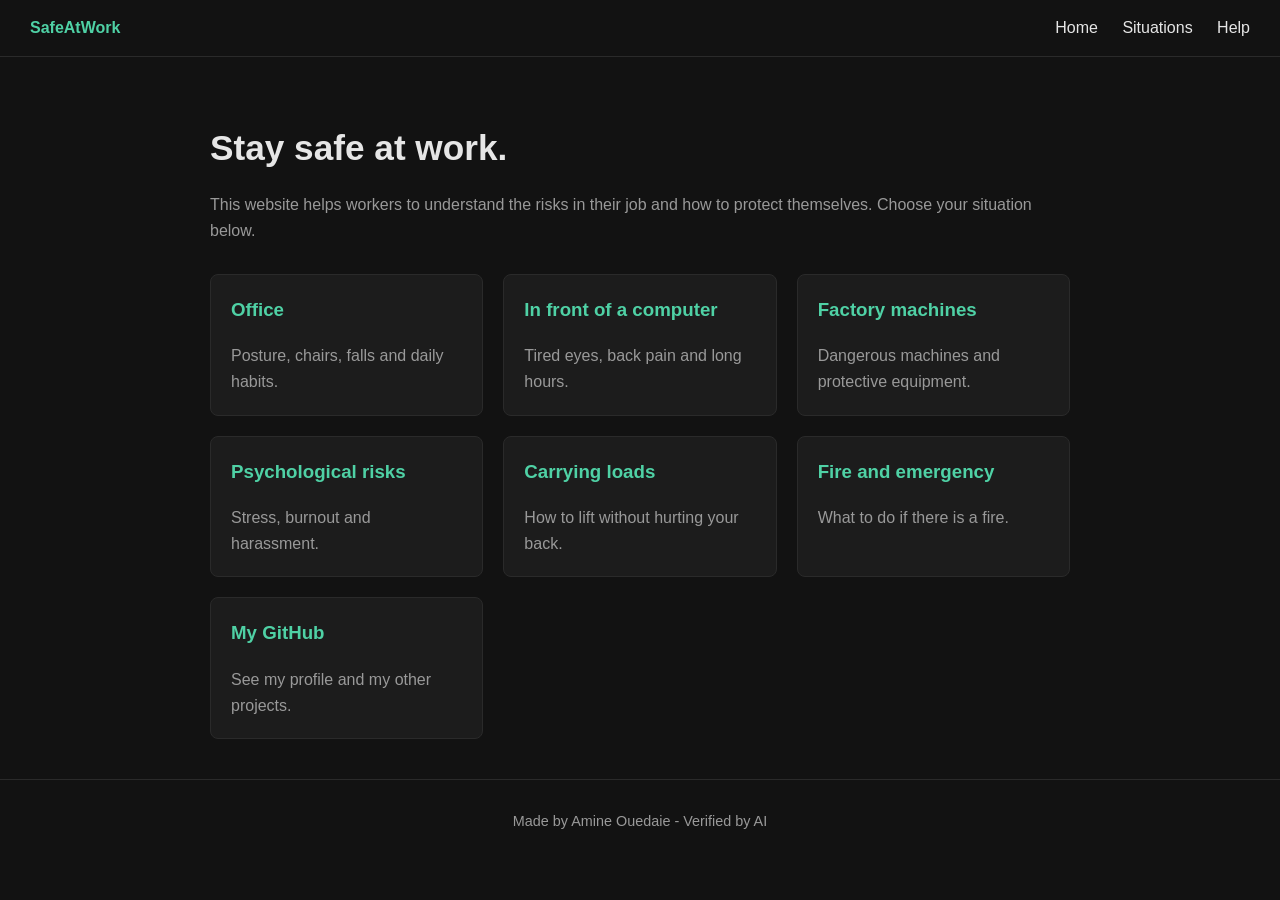
<file: index.html>
<!DOCTYPE html>
<!-- Home page of the website - Page d'accueil du site web-->
<html lang="en">
<head>
  <meta charset="UTF-8">
  <meta name="viewport" content="width=device-width, initial-scale=1.0">
  <title>Safe at Work - Home</title>
  <!-- link to our CSS file -->
  <link rel="stylesheet" href="style.css">
</head>
<body>

  <!-- links to the 3 pages - liens vers les 3 pages -->
  <nav>
    <span class="logo">SafeAtWork</span>
    <div>
      <a href="index.html">Home</a>
      <a href="situations.html">Situations</a>
      <a href="help.html">Help</a>
    </div>
  </nav>

  <main>
    <!-- Title and short presentation of the website - Titre et petite présentation du site web -->
    <h1>Stay safe at work.</h1>
    <p class="sub">
      This website helps workers to understand the risks in their job
      and how to protect themselves. Choose your situation below.
    </p>

    <!-- each one is a link to a situation on the other page - Cartes : chacune renvoie à une situation située sur l'autre page. -->
    <div class="grid">
      <a class="card" href="situations.html#office">
        <h3>Office</h3>
        <p>Posture, chairs, falls and daily habits.</p>
      </a>
      <a class="card" href="situations.html#computer">
        <h3>In front of a computer</h3>
        <p>Tired eyes, back pain and long hours.</p>
      </a>
      <a class="card" href="situations.html#factory">
        <h3>Factory machines</h3>
        <p>Dangerous machines and protective equipment.</p>
      </a>
      <a class="card" href="situations.html#psycho">
        <h3>Psychological risks</h3>
        <p>Stress, burnout and harassment.</p>
      </a>
      <a class="card" href="situations.html#lifting">
        <h3>Carrying loads</h3>
        <p>How to lift without hurting your back.</p>
      </a>
      <a class="card" href="situations.html#fire">
        <h3>Fire and emergency</h3>
        <p>What to do if there is a fire.</p>
      </a>

      <!-- GitHub card: link to my profile (opens in a new tab) -->
      <a class="card" href="https://github.com/PY95z" target="_blank">
        <h3>My GitHub</h3>
        <p>See my profile and my other projects.</p>
      </a>
    </div>
  </main>

  <!-- Footer -->
  <footer>Made by Amine Ouedaie  -  Verified by AI</footer>

</body>
</html>
</file>
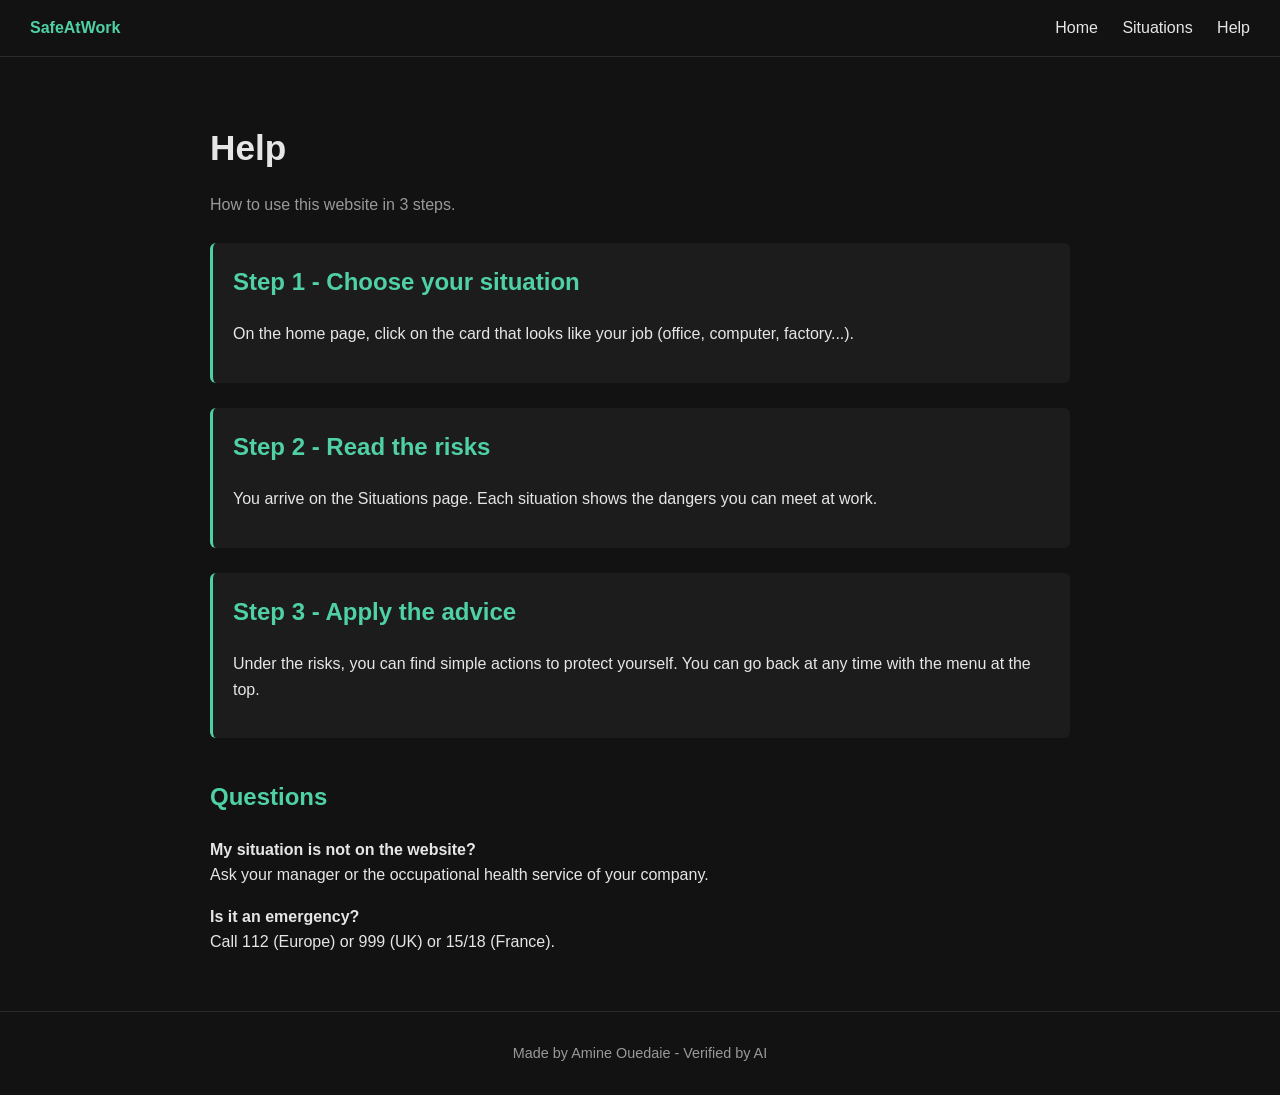
<file: help.html>
<!DOCTYPE html>
<!-- Page d'aide : explique comment utiliser le site web (exigence du projet) -->
<html lang="en">
<head>
  <meta charset="UTF-8">
  <meta name="viewport" content="width=device-width, initial-scale=1.0">
  <title>Safe at Work - Help</title>
  <link rel="stylesheet" href="style.css">
</head>
<body>

  <nav>
    <span class="logo">SafeAtWork</span>
    <div>
      <a href="index.html">Home</a>
      <a href="situations.html">Situations</a>
      <a href="help.html">Help</a>
    </div>
  </nav>

  <main>
    <h1>Help</h1>
    <p class="sub">How to use this website in 3 steps.</p>

    <!-- Step by step explanation -->
    <section class="situation">
      <h2>Step 1 - Choose your situation</h2>
      <p>On the home page, click on the card that looks like your job
         (office, computer, factory...).</p>
    </section>

    <section class="situation">
      <h2>Step 2 - Read the risks</h2>
      <p>You arrive on the Situations page. Each situation shows the
         dangers you can meet at work.</p>
    </section>

    <section class="situation">
      <h2>Step 3 - Apply the advice</h2>
      <p>Under the risks, you can find simple actions to protect yourself.
         You can go back at any time with the menu at the top.</p>
    </section>

    <!-- Small FAQ -->
    <h2>Questions</h2>
    <p><b>My situation is not on the website?</b><br>
       Ask your manager or the occupational health service of your company.</p>
    <p><b>Is it an emergency?</b><br>
       Call 112 (Europe) or 999 (UK) or 15/18 (France).</p>
  </main>

  <footer>Made by Amine Ouedaie  -  Verified by AI</footer>

</body>
</html>
</file>
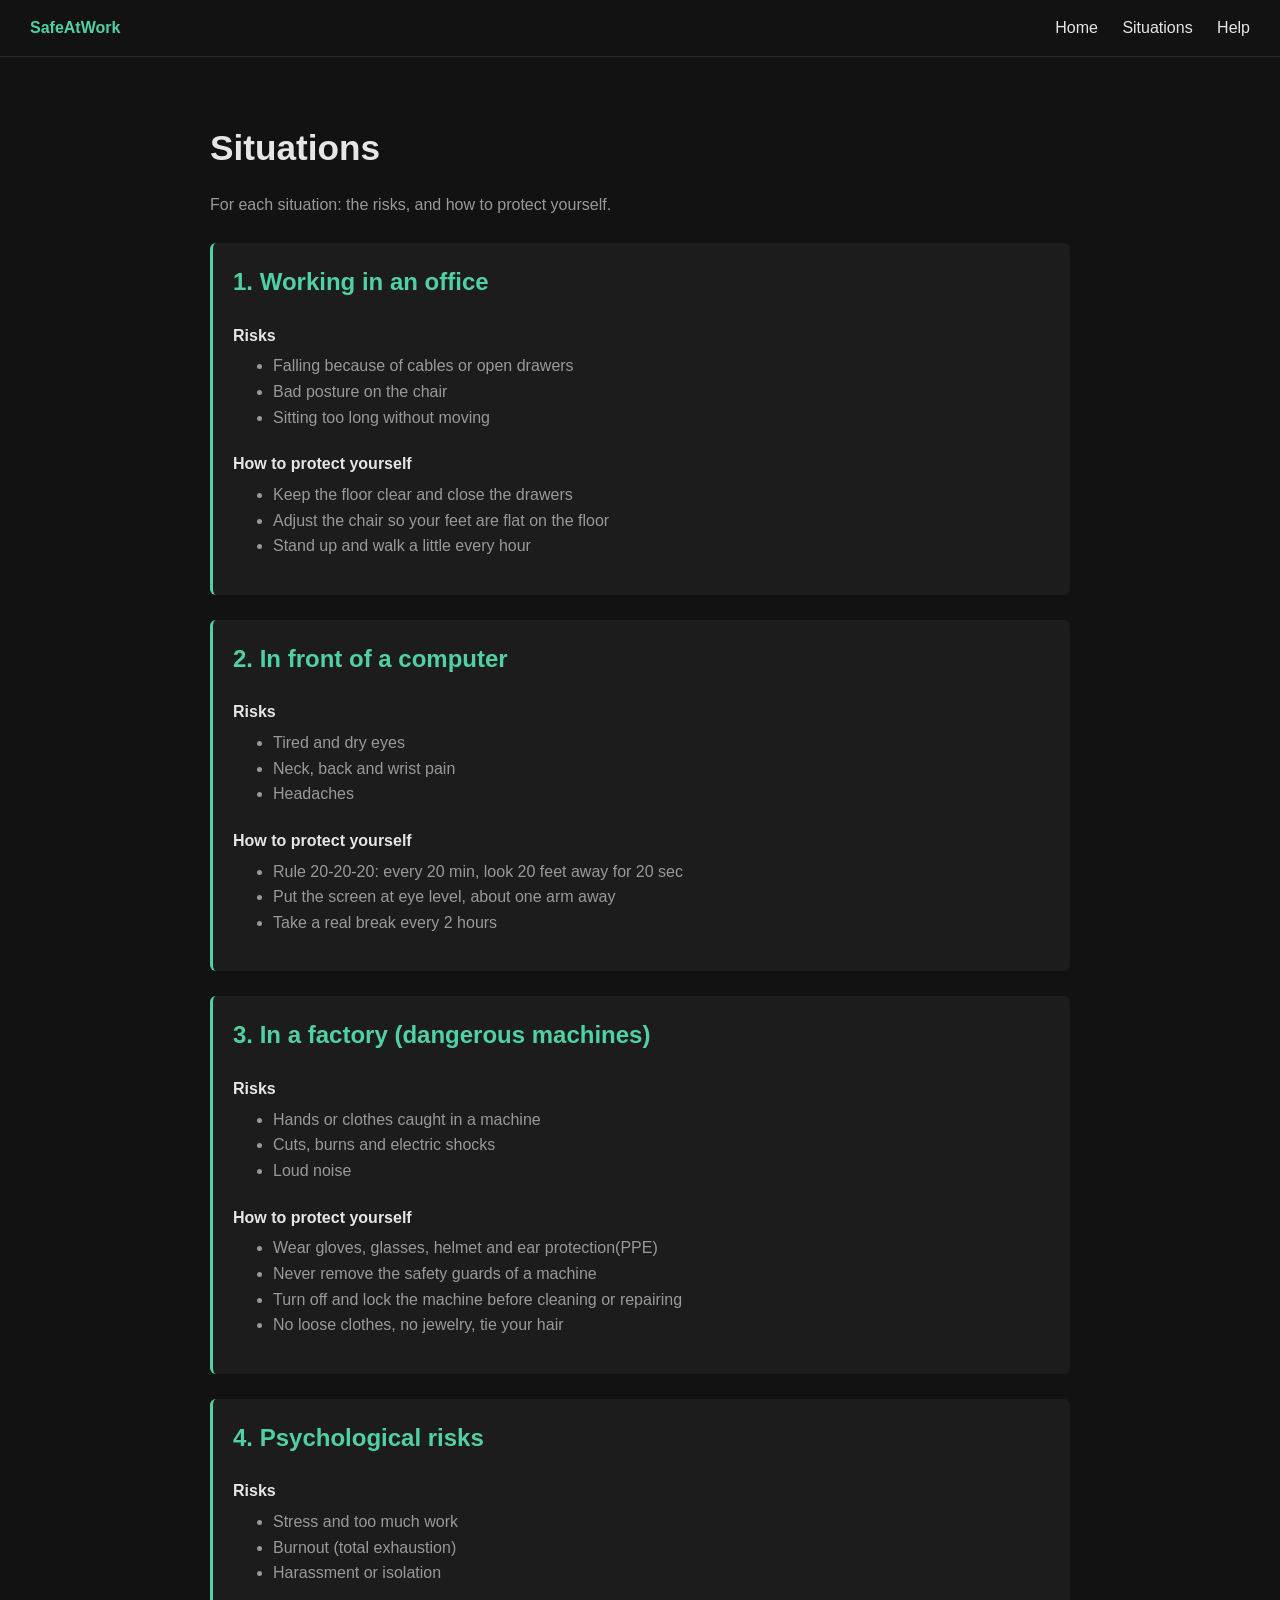
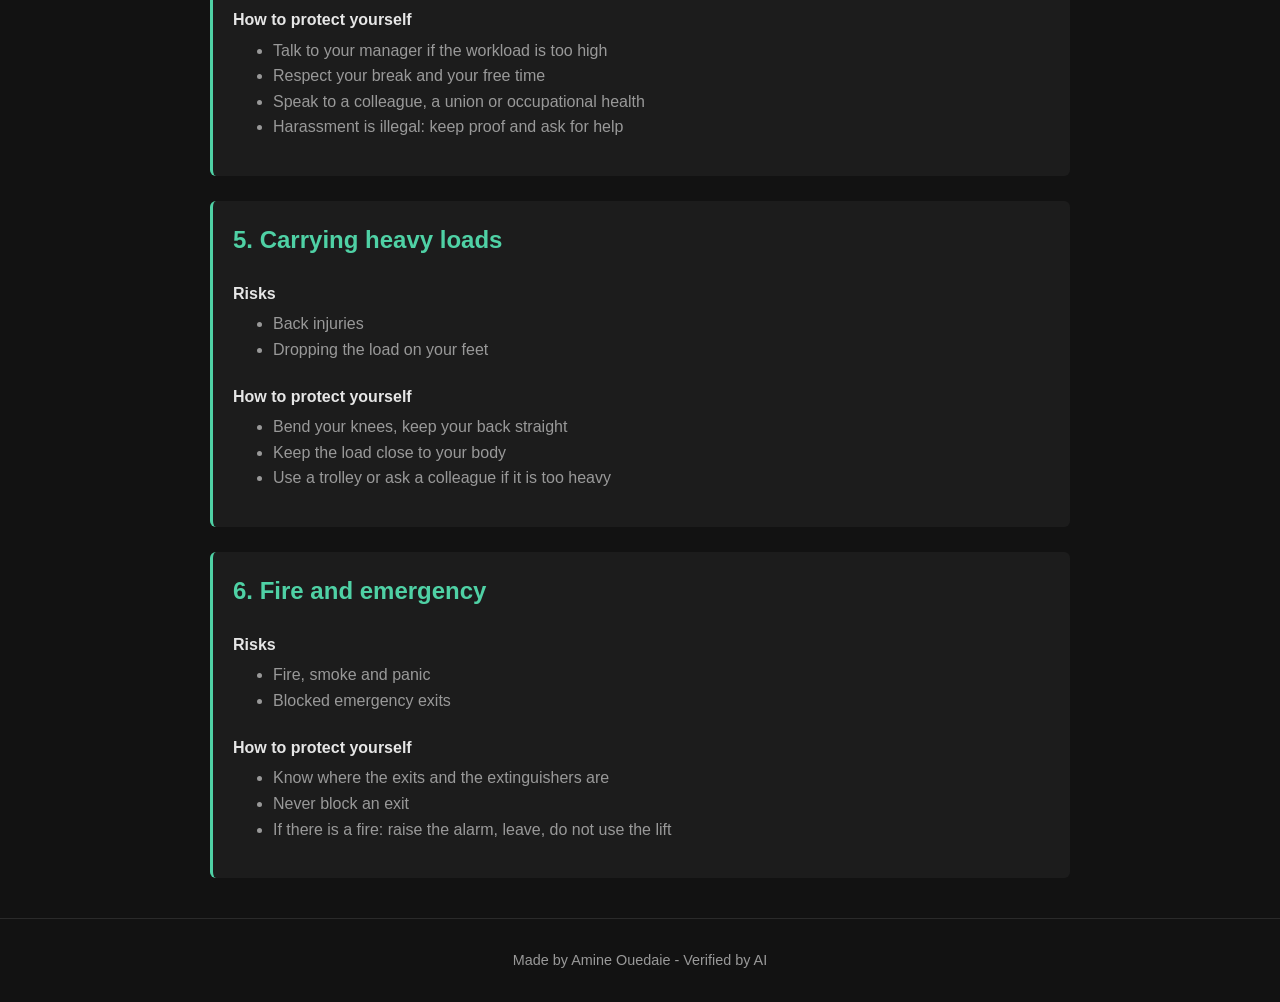
<file: situations.html>
<!DOCTYPE html>
<!-- Page with all the situations (6 situations, the minimum was 5)-Page regroupant toutes les situations (6 situations ; le minimum était de 5) -->
<html lang="en">
<head>
  <meta charset="UTF-8">
  <meta name="viewport" content="width=device-width, initial-scale=1.0">
  <title>Safe at Work - Situations</title>
  <link rel="stylesheet" href="style.css">
</head>
<body>

  <!-- Même barre de navigation que sur les autres pages-->
  <nav>
    <span class="logo">SafeAtWork</span>
    <div>
      <a href="index.html">Home</a>
      <a href="situations.html">Situations</a>
      <a href="help.html">Help</a>
    </div>
  </nav>

  <main>
    <h1>Situations</h1>
    <p class="sub">For each situation: the risks, and how to protect yourself.</p>

    <!-- SITUATION 1: office (id is used by the links on the home page) - SITUATION 1 : bureau (cet identifiant est utilisé par les liens de la page d'accueil)-->
    <section class="situation" id="office">
      <h2>1. Working in an office</h2>
      <h4>Risks</h4>
      <ul>
        <li>Falling because of cables or open drawers</li>
        <li>Bad posture on the chair</li>
        <li>Sitting too long without moving</li>
      </ul>
      <h4>How to protect yourself</h4>
      <ul>
        <li>Keep the floor clear and close the drawers</li>
        <li>Adjust the chair so your feet are flat on the floor</li>
        <li>Stand up and walk a little every hour</li>
      </ul>
    </section>

    <!-- SITUATION 2: computer -->
    <section class="situation" id="computer">
      <h2>2. In front of a computer</h2>
      <h4>Risks</h4>
      <ul>
        <li>Tired and dry eyes</li>
        <li>Neck, back and wrist pain</li>
        <li>Headaches</li>
      </ul>
      <h4>How to protect yourself</h4>
      <ul>
        <li>Rule 20-20-20: every 20 min, look 20 feet away for 20 sec</li>
        <li>Put the screen at eye level, about one arm away</li>
        <li>Take a real break every 2 hours</li>
      </ul>
    </section>

    <!-- SITUATION 3: factory -->
    <section class="situation" id="factory">
      <h2>3. In a factory (dangerous machines)</h2>
      <h4>Risks</h4>
      <ul>
        <li>Hands or clothes caught in a machine</li>
        <li>Cuts, burns and electric shocks</li>
        <li>Loud noise</li>
      </ul>
      <h4>How to protect yourself</h4>
      <ul>
        <li>Wear gloves, glasses, helmet and ear protection(PPE)</li>
        <li>Never remove the safety guards of a machine</li>
        <li>Turn off and lock the machine before cleaning or repairing</li>
        <li>No loose clothes, no jewelry, tie your hair</li>
      </ul>
    </section>

    <!-- SITUATION 4: psychological risks -->
    <section class="situation" id="psycho">
      <h2>4. Psychological risks</h2>
      <h4>Risks</h4>
      <ul>
        <li>Stress and too much work</li>
        <li>Burnout (total exhaustion)</li>
        <li>Harassment or isolation</li>
      </ul>
      <h4>How to protect yourself</h4>
      <ul>
        <li>Talk to your manager if the workload is too high</li>
        <li>Respect your break and your free time</li>
        <li>Speak to a colleague, a union or occupational health</li>
        <li>Harassment is illegal: keep proof and ask for help</li>
      </ul>
    </section>

    <!-- SITUATION 5: carrying loads -->
    <section class="situation" id="lifting">
      <h2>5. Carrying heavy loads</h2>
      <h4>Risks</h4>
      <ul>
        <li>Back injuries</li>
        <li>Dropping the load on your feet</li>
      </ul>
      <h4>How to protect yourself</h4>
      <ul>
        <li>Bend your knees, keep your back straight</li>
        <li>Keep the load close to your body</li>
        <li>Use a trolley or ask a colleague if it is too heavy</li>
      </ul>
    </section>

    <!-- SITUATION 6: fire -->
    <section class="situation" id="fire">
      <h2>6. Fire and emergency</h2>
      <h4>Risks</h4>
      <ul>
        <li>Fire, smoke and panic</li>
        <li>Blocked emergency exits</li>
      </ul>
      <h4>How to protect yourself</h4>
      <ul>
        <li>Know where the exits and the extinguishers are</li>
        <li>Never block an exit</li>
        <li>If there is a fire: raise the alarm, leave, do not use the lift</li>
      </ul>
    </section>
  </main>

  <footer>Made by Amine Ouedaie  -  Verified by AI</footer>

</body>
</html>
</file>
<file: style.css>
/* ===== Colors (easy to change here) ===== */
:root {
  --bg: #121212;       /* main dark background */
  --card: #1c1c1c;     /* cards background */
  --text: #e6e6e6;     /* main text */
  --muted: #999;       /* grey text */
  --accent: #4fd1a5;   /* green accent color */
}

/* ===== General style ===== */
* { box-sizing: border-box; }

body {
  margin: 0;
  background: var(--bg);
  color: var(--text);
  font-family: Arial, sans-serif;
  line-height: 1.6;
}

/* ===== Animation: elements fade in and go up a little ===== */
@keyframes fadeUp {
  from { opacity: 0; transform: translateY(20px); }
  to   { opacity: 1; transform: translateY(0); }
}

/* ===== Navigation bar ===== */
nav {
  display: flex;
  justify-content: space-between;
  align-items: center;
  padding: 15px 30px;
  border-bottom: 1px solid #2a2a2a;
}
nav .logo { font-weight: bold; color: var(--accent); }
nav a {
  color: var(--text);
  text-decoration: none;
  margin-left: 20px;
  transition: color 0.3s; /* smooth color change */
}
nav a:hover { color: var(--accent); }

/* ===== Main container ===== */
main {
  max-width: 900px;
  margin: 0 auto;
  padding: 40px 20px;
  animation: fadeUp 0.8s ease; /* page appears slowly */
}

h1 { font-size: 2.2em; margin-bottom: 10px; }
h2 { color: var(--accent); margin-top: 40px; }
p.sub { color: var(--muted); }

/* ===== Cards grid (home page) ===== */
.grid {
  display: grid;
  grid-template-columns: repeat(auto-fit, minmax(250px, 1fr));
  gap: 20px;
  margin-top: 30px;
}
.card {
  background: var(--card);
  padding: 20px;
  border-radius: 8px;
  border: 1px solid #2a2a2a;
  text-decoration: none;
  color: var(--text);
  transition: transform 0.3s, border-color 0.3s; /* for hover effect */
  animation: fadeUp 0.8s ease backwards;
}
.card:hover {
  transform: translateY(-5px); /* card goes up */
  border-color: var(--accent);
}
.card h3 { margin-top: 0; color: var(--accent); }
.card p { color: var(--muted); margin-bottom: 0; }

/* little delay so the cards appear one after the other */
.card:nth-child(2) { animation-delay: 0.1s; }
.card:nth-child(3) { animation-delay: 0.2s; }
.card:nth-child(4) { animation-delay: 0.3s; }
.card:nth-child(5) { animation-delay: 0.4s; }
.card:nth-child(6) { animation-delay: 0.5s; }
.card:nth-child(7) { animation-delay: 0.6s; }

/* ===== Situation sections ===== */
.situation {
  background: var(--card);
  border-left: 3px solid var(--accent);
  padding: 20px;
  margin-top: 25px;
  border-radius: 6px;
}
.situation h2 { margin-top: 0; }
.situation h4 { margin-bottom: 5px; }
.situation ul { margin-top: 5px; color: var(--muted); }

/* ===== Footer ===== */
footer {
  text-align: center;
  color: var(--muted);
  padding: 30px;
  border-top: 1px solid #2a2a2a;
  font-size: 0.9em;
}
</file>
